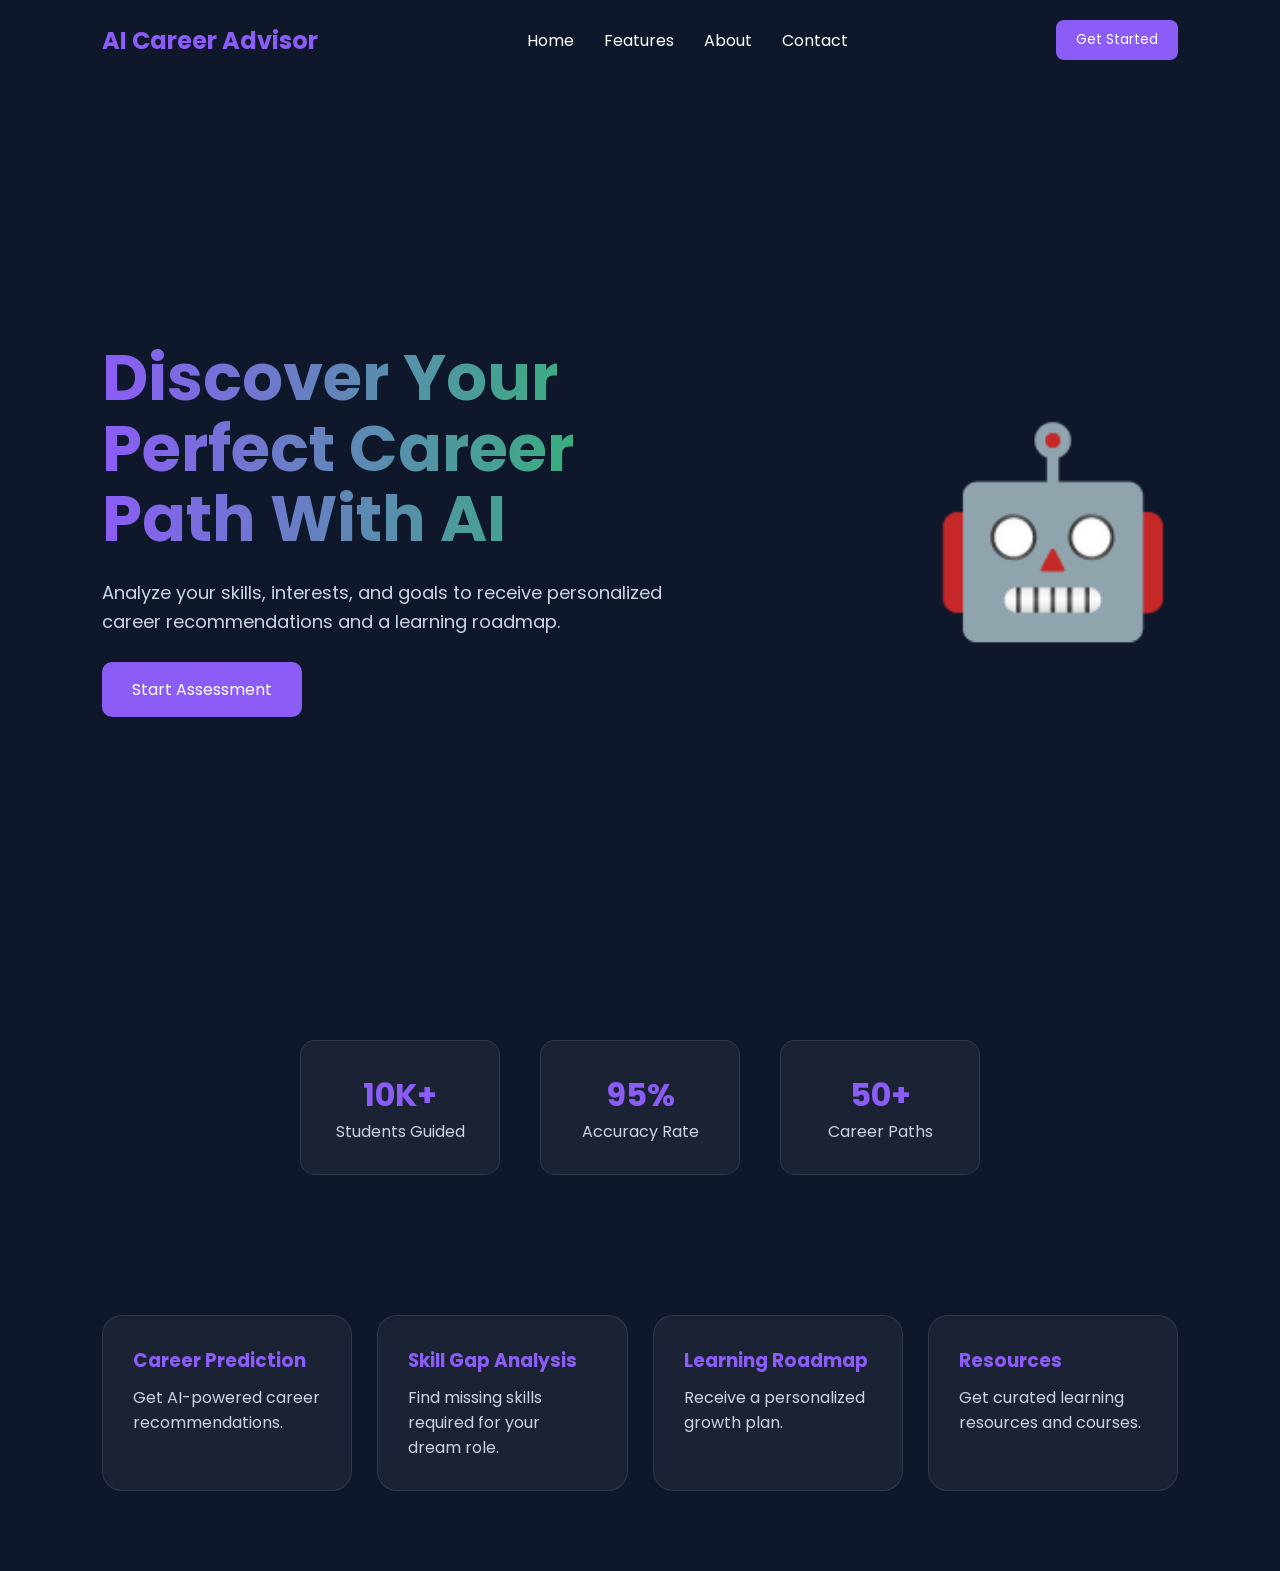
<file: templates/index.html>
<!DOCTYPE html>
<html lang="en">
<head>
    <meta charset="UTF-8">
    <meta name="viewport" content="width=device-width, initial-scale=1.0">
    <title>AI Career Advisor</title>
    <link rel="stylesheet" href="/static/css/style.css">
    <link href="https://cdn.jsdelivr.net/npm/aos@2.3.4/dist/aos.css" rel="stylesheet">
    <link href="https://fonts.googleapis.com/css2?family=Poppins:wght@300;400;500;600;700&display=swap" rel="stylesheet">
</head>

<body>


    <nav data-aos="fade-down">
        <div class="logo">AI Career Advisor</div>

        <ul>
           <li><a href="/">Home</a></li>
<li><a href="#features">Features</a></li>
<li><a href="/about">About</a></li>
<li><a href="/contact">Contact</a></li>
        </ul>

     <a href="/assessment">  <button class="nav-btn">Get Started</button></a>
    </nav>


    <section class="hero" data-aos="fade-up">

        <div class="hero-content" data-aos="fade-right">

            <h1>
                Discover Your Perfect Career Path
                With AI
            </h1>

            <p>
                Analyze your skills, interests, and goals to receive
                personalized career recommendations and a learning roadmap.
            </p>

          <a href="/assessment" class="hero-btn">
    Start Assessment
</a>

        </div>

        <div class="hero-image">
            🤖
        </div>

    </section>



  <section class="stats" data-aos="zoom-in">

    <div class="stat-box">
        <h2>10K+</h2>
        <p>Students Guided</p>
    </div>

    <div class="stat-box">
        <h2>95%</h2>
        <p>Accuracy Rate</p>
    </div>

    <div class="stat-box">
        <h2>50+</h2>
        <p>Career Paths</p>
    </div>

</section>


  
 <section id="features" class="features" data-aos="fade-up">

    <div class="card" data-aos="zoom-in" data-aos-delay="0">
        <h3>Career Prediction</h3>
        <p>Get AI-powered career recommendations.</p>
    </div>

    <div class="card" data-aos="zoom-in" data-aos-delay="100">
        <h3>Skill Gap Analysis</h3>
        <p>Find missing skills required for your dream role.</p>
    </div>

    <div class="card" data-aos="zoom-in" data-aos-delay="200">
        <h3>Learning Roadmap</h3>
        <p>Receive a personalized growth plan.</p>
    </div>

    <div class="card" data-aos="zoom-in" data-aos-delay="300">
        <h3>Resources</h3>
        <p>Get curated learning resources and courses.</p>
    </div>

</section>
</body>
<script src="https://cdn.jsdelivr.net/npm/aos@2.3.4/dist/aos.js"></script>

<script>
  AOS.init({
      duration: 1000,
      once: true
  });
</script>
</html>
</file>
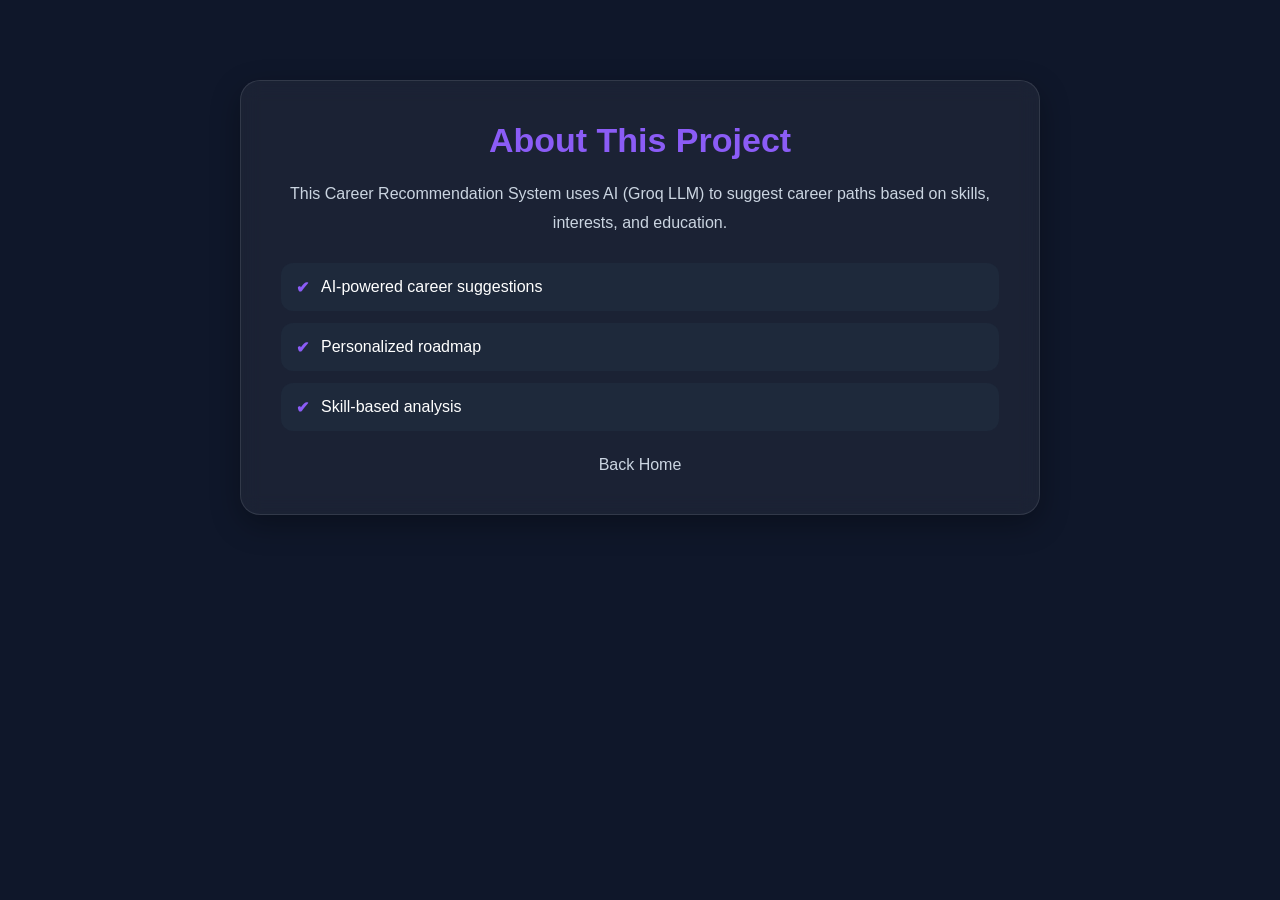
<file: templates/about.html>
<!DOCTYPE html>
<html>
<head>
    <title>About</title>
    <link rel="stylesheet" href="/static/css/style.css">
</head>
<body>
    <div class="page-container about-container">

<h1>About This Project</h1>

<p>
This Career Recommendation System uses AI (Groq LLM) to suggest career paths based on skills, interests, and education.
</p>

<ul>
    <li>AI-powered career suggestions</li>
    <li>Personalized roadmap</li>
    <li>Skill-based analysis</li>
</ul>

<a href="/">Back Home</a>
</div>
</body>
</html>
</file>
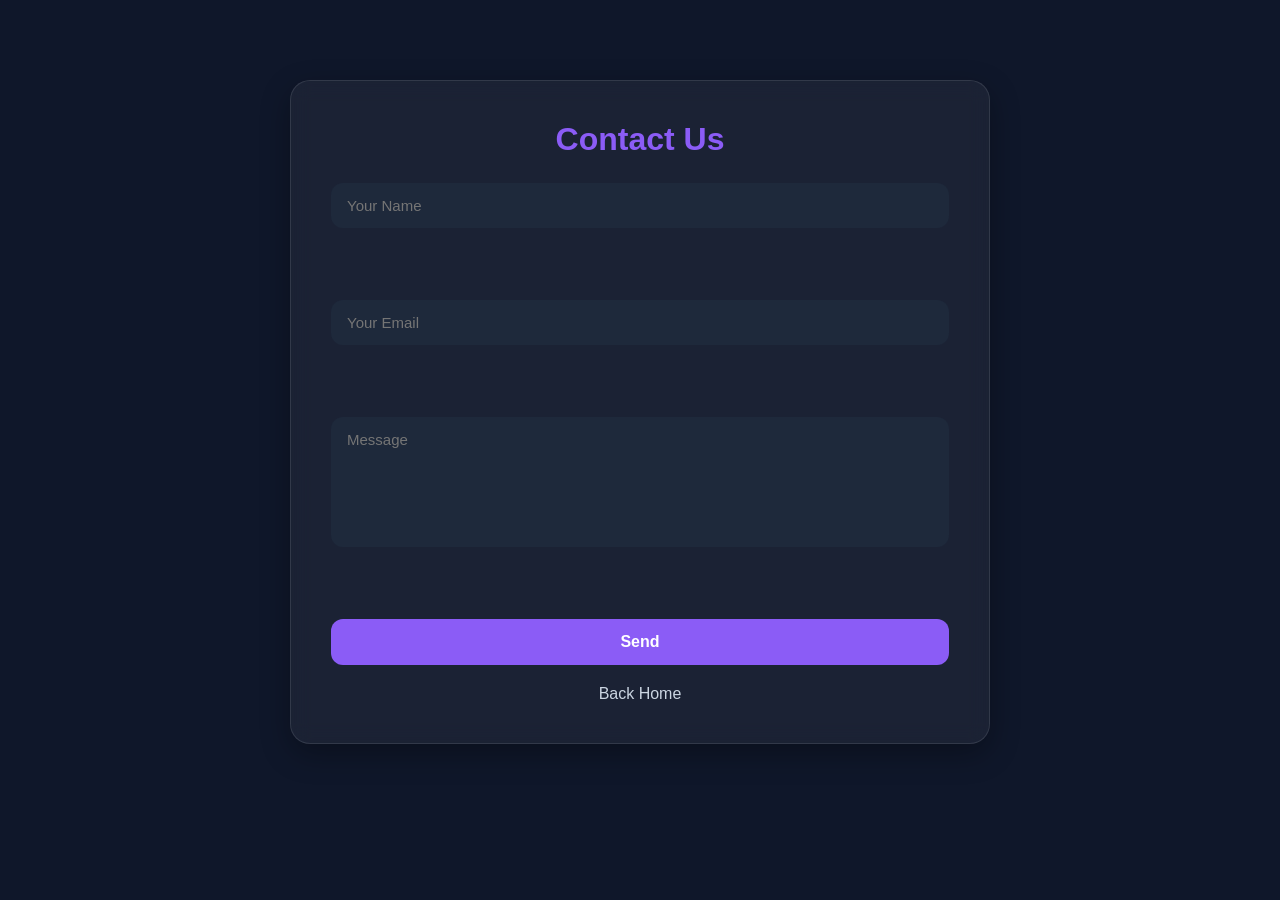
<file: templates/contact.html>
<!DOCTYPE html>
<html>
<head>
    <title>Contact</title>
    <link rel="stylesheet" href="/static/css/style.css">
</head>
<body>
    <div class="page-container contact-container">


<h1>Contact Us</h1>

<form name="contact-form" method="POST" action="/contact">
    <input type="text" name="name" placeholder="Your Name" required><br><br>
    <input type="email" name="email" placeholder="Your Email" required><br><br>
    <textarea name="message" placeholder="Message"></textarea><br><br>
    <button type="submit">Send</button>
</form>

<a href="/">Back Home</a>
    </div>

</body>
</html>
</file>
<file: static/css/style.css>
*{
    margin:0;
    padding:0;
    box-sizing:border-box;
    font-family:'Poppins',sans-serif;
}

body{
    background:#0f172a;
    color:white;
}

/* Navbar */

nav{
    display:flex;
    justify-content:space-between;
    align-items:center;
    padding:20px 8%;
}

.logo{
    font-size:24px;
    font-weight:700;
    color:#8b5cf6;
}

nav ul{
    display:flex;
    gap:30px;
    list-style:none;
}

nav ul li a{
    text-decoration:none;
    color:white;
    transition:.3s;
}

nav ul li a:hover{
    color:#8b5cf6;
}

.nav-btn{
    padding:10px 20px;
    border:none;
    border-radius:8px;
    background:#8b5cf6;
    color:white;
    cursor:pointer;
}

/* Hero */

.hero{
    min-height:85vh;
    display:flex;
    align-items:center;
    justify-content:space-between;
    padding:0 8%;
}

.hero-content{
    max-width:600px;
}

.hero-content h1{
    font-size:58px;
    line-height:1.2;
}

.hero-content p{
    margin:25px 0;
    color:#cbd5e1;
}

.hero-btn{
    display:inline-block;
    padding:15px 30px;
    background:#8b5cf6;
    color:white;
    text-decoration:none;
    border-radius:10px;
}

.hero-image{
    font-size:180px;
}

/* Features */

.features{
    display:grid;
    grid-template-columns:repeat(auto-fit,minmax(250px,1fr));
    gap:25px;
    padding:80px 8%;
}

.card{
    background:rgba(255,255,255,0.05);
    backdrop-filter:blur(10px);
    border:1px solid rgba(255,255,255,0.1);
    padding:30px;
    border-radius:20px;
    transition:.3s;
}

.card:hover{
    transform:translateY(-10px);
}

.card h3{
    margin-bottom:10px;
    color:#8b5cf6;
}

.card p{
    color:#cbd5e1;
}

/* Assessment Page */

.assessment-container{
    max-width:700px;
    margin:80px auto;
    padding:40px;
    background:rgba(255,255,255,0.05);
    border:1px solid rgba(255,255,255,0.1);
    border-radius:20px;
    backdrop-filter:blur(10px);
}

.assessment-container h1{
    text-align:center;
    margin-bottom:10px;
}

.assessment-container p{
    text-align:center;
    color:#cbd5e1;
    margin-bottom:30px;
}

.assessment-form{
    display:flex;
    flex-direction:column;
    gap:20px;
}

.assessment-form input,
.assessment-form select{
    padding:15px;
    border:none;
    border-radius:10px;
    background:#1e293b;
    color:white;
    font-size:16px;
}

.assessment-form button{
    padding:15px;
    border:none;
    border-radius:10px;
    background:#8b5cf6;
    color:white;
    font-size:16px;
    cursor:pointer;
}

/* RESULT PAGE */

.result-container{
    width:90%;
    max-width:1000px;
    margin:50px auto;
}

.result-container h1{
    text-align:center;
    margin-bottom:40px;
}

.score-card,
.career-card,
.skills-section,
.roadmap-section{
    background:rgba(255,255,255,0.05);
    border:1px solid rgba(255,255,255,0.1);
    padding:25px;
    border-radius:20px;
    margin-bottom:25px;
}

.score{
    font-size:60px;
    font-weight:bold;
    color:#8b5cf6;
    text-align:center;
}

.career-card h3{
    color:#8b5cf6;
    margin-top:10px;
}

.skills-section ul{
    list-style:none;
    margin-top:15px;
}

.skills-section li{
    padding:10px 0;
}

.roadmap-step{
    background:#1e293b;
    padding:15px;
    border-radius:12px;
    margin:12px 0;
}

.roadmap-step span{
    display:inline-flex;
    width:35px;
    height:35px;
    align-items:center;
    justify-content:center;
    border-radius:50%;
    background:#8b5cf6;
    margin-right:10px;
}

.download-btn{
    width:100%;
    padding:16px;
    border:none;
    border-radius:12px;
    background:#8b5cf6;
    color:white;
    font-size:16px;
    cursor:pointer;
}

.skill-tags{
    display:flex;
    flex-wrap:wrap;
    gap:10px;
    margin-top:20px;
    .page-container{
    max-width:900px;
    margin:80px auto;
    padding:40px;
    background:rgba(255,255,255,0.05);
    border:1px solid rgba(255,255,255,0.1);
    border-radius:20px;
    backdrop-filter:blur(10px);
}
}

.skill{
    background:#22c55e;
    padding:10px 15px;
    border-radius:30px;
}

.skill.missing{
    background:#ef4444;
}
.about-container h1{
    text-align:center;
    margin-bottom:20px;
}

.about-container p{
    color:#cbd5e1;
    line-height:1.7;
    text-align:center;
}

.about-list{
    margin-top:25px;
    list-style:none;
    padding:0;
}

.about-list li{
    background:#1e293b;
    margin:10px 0;
    padding:15px;
    border-radius:12px;
    color:white;
}
.contact-container h1{
    text-align:center;
    margin-bottom:25px;
}

.contact-form{
    display:flex;
    flex-direction:column;
    gap:15px;
}

.contact-form input,
.contact-form textarea{
    padding:15px;
    border:none;
    border-radius:10px;
    background:#1e293b;
    color:white;
    font-size:16px;
}

.contact-form textarea{
    min-height:120px;
    resize:none;
}

.contact-form button{
    padding:15px;
    border:none;
    border-radius:10px;
    background:#8b5cf6;
    color:white;
    font-size:16px;
    cursor:pointer;
    transition:0.3s;
}

.contact-form button:hover{
    background:#7c3aed;
}
/* ===== CONTACT PAGE WRAPPER ===== */
.contact-container{
    max-width: 700px;
    margin: 80px auto;
    padding: 40px;
    background: rgba(255, 255, 255, 0.05);
    border: 1px solid rgba(255, 255, 255, 0.1);
    border-radius: 20px;
    backdrop-filter: blur(10px);
    box-shadow: 0 10px 30px rgba(0,0,0,0.3);
}

/* ===== TITLE ===== */
.contact-container h1{
    text-align: center;
    font-size: 32px;
    margin-bottom: 25px;
    color: #8b5cf6;
}

/* ===== FORM ===== */
.contact-container form{
    display: flex;
    flex-direction: column;
    gap: 18px;
}

/* ===== INPUT FIELDS ===== */
.contact-container input,
.contact-container textarea{
    padding: 14px 16px;
    border: none;
    border-radius: 12px;
    background: #1e293b;
    color: white;
    font-size: 15px;
    outline: none;
    transition: 0.3s;
}

/* focus effect */
.contact-container input:focus,
.contact-container textarea:focus{
    border: 1px solid #8b5cf6;
    box-shadow: 0 0 10px rgba(139, 92, 246, 0.4);
}

/* textarea size */
.contact-container textarea{
    min-height: 130px;
    resize: none;
}

/* ===== BUTTON ===== */
.contact-container button{
    padding: 14px;
    border: none;
    border-radius: 12px;
    background: #8b5cf6;
    color: white;
    font-size: 16px;
    cursor: pointer;
    transition: 0.3s;
    font-weight: 600;
}

.contact-container button:hover{
    background: #7c3aed;
    transform: translateY(-2px);
}

/* ===== BACK LINK ===== */
.contact-container a{
    display: block;
    text-align: center;
    margin-top: 20px;
    color: #cbd5e1;
    text-decoration: none;
    transition: 0.3s;
}

.contact-container a:hover{
    color: #8b5cf6;
}
/* ===== ABOUT PAGE WRAPPER ===== */
.about-container{
    max-width: 800px;
    margin: 80px auto;
    padding: 40px;
    background: rgba(255, 255, 255, 0.05);
    border: 1px solid rgba(255, 255, 255, 0.1);
    border-radius: 20px;
    backdrop-filter: blur(10px);
    box-shadow: 0 10px 30px rgba(0,0,0,0.3);
}

/* ===== TITLE ===== */
.about-container h1{
    text-align: center;
    font-size: 34px;
    margin-bottom: 20px;
    color: #8b5cf6;
}

/* ===== PARAGRAPH ===== */
.about-container p{
    color: #cbd5e1;
    text-align: center;
    line-height: 1.8;
    font-size: 16px;
    margin-bottom: 25px;
}

/* ===== LIST STYLE ===== */
.about-container ul{
    list-style: none;
    padding: 0;
    margin-top: 20px;
}

.about-container ul li{
    background: #1e293b;
    margin: 12px 0;
    padding: 15px;
    border-radius: 12px;
    color: white;
    position: relative;
    padding-left: 40px;
    transition: 0.3s;
}

/* bullet icon */
.about-container ul li::before{
    content: "✔";
    position: absolute;
    left: 15px;
    color: #8b5cf6;
    font-weight: bold;
}

/* hover effect */
.about-container ul li:hover{
    transform: translateX(5px);
    background: #273449;
}

/* ===== BACK LINK ===== */
.about-container a{
    display: block;
    text-align: center;
    margin-top: 25px;
    color: #cbd5e1;
    text-decoration: none;
    transition: 0.3s;
}

.about-container a:hover{
    color: #8b5cf6;
}
/* ===== HERO ENHANCEMENT ===== */
.hero{
    min-height: 100vh;
    display: flex;
    align-items: center;
    justify-content: space-between;
    padding: 0 8%;
    gap: 40px;
}

.hero-content h1{
    font-size: 64px;
    line-height: 1.1;
    background: linear-gradient(90deg, #8b5cf6, #22c55e);
    -webkit-background-clip: text;
    -webkit-text-fill-color: transparent;
}

.hero-content p{
    font-size: 18px;
    line-height: 1.6;
}


.hero-image{
    font-size: 200px;
    animation: float 3s ease-in-out infinite;
}

@keyframes float{
    0% { transform: translateY(0px); }
    50% { transform: translateY(-15px); }
    100% { transform: translateY(0px); }
}

/* ===== STATS SECTION ===== */
.stats{
    display: flex;
    justify-content: center;
    gap: 40px;
    padding: 60px 8%;
    text-align: center;
}

.stat-box{
    background: rgba(255,255,255,0.05);
    padding: 30px;
    border-radius: 15px;
    border: 1px solid rgba(255,255,255,0.1);
    min-width: 200px;
}

.stat-box h2{
    font-size: 32px;
    color: #8b5cf6;
}

.stat-box p{
    color: #cbd5e1;
}

/* ===== HOW IT WORKS ===== */
.how{
    padding: 80px 8%;
    text-align: center;
}

.how h2{
    font-size: 40px;
    margin-bottom: 40px;
}

.steps{
    display: grid;
    grid-template-columns: repeat(auto-fit,minmax(250px,1fr));
    gap: 20px;
}

.step{
    background: rgba(255,255,255,0.05);
    padding: 25px;
    border-radius: 15px;
    transition: 0.3s;
}

.step:hover{
    transform: translateY(-10px);
}

.step span{
    font-size: 30px;
    color: #8b5cf6;
}


.features{
    padding: 80px 8%;
}


.result-container{
    width:90%;
    max-width:1100px;
    margin:60px auto;
}


.result-container h1{
    font-size:48px;
    text-align:center;
    margin-bottom:15px;
    color:#8b5cf6;
}

.result-container h1::after{
    content:"";
    display:block;
    width:120px;
    height:4px;
    background:#8b5cf6;
    margin:15px auto 0;
    border-radius:20px;
}

/* Cards */
.score-card,
.career-card,
.skills-section,
.roadmap-section{
    background:rgba(255,255,255,0.05);
    border:1px solid rgba(255,255,255,0.1);
    backdrop-filter:blur(12px);
    border-radius:20px;
    padding:30px;
    margin-bottom:25px;
    transition:0.3s ease;
    box-shadow:0 10px 25px rgba(0,0,0,.25);
}

.score-card:hover,
.career-card:hover,
.skills-section:hover,
.roadmap-section:hover{
    transform:translateY(-5px);
}


.score-card h2,
.career-card h2,
.skills-section h2,
.roadmap-section h2{
    color:#8b5cf6;
    margin-bottom:20px;
}


.score{
    width:180px;
    height:180px;
    margin:20px auto;
    border-radius:50%;
    display:flex;
    align-items:center;
    justify-content:center;
    font-size:3rem;
    font-weight:bold;
    color:white;
    background:linear-gradient(
        135deg,
        #8b5cf6,
        #7c3aed
    );
    box-shadow:0 15px 35px rgba(139,92,246,.4);
}

.career-card h3{
    background:#8b5cf6;
    display:inline-block;
    padding:12px 20px;
    border-radius:10px;
    color:white;
    margin:15px 0;
}

/* Profile Text */
.career-card p{
    color:#cbd5e1;
    line-height:1.7;
}

/* Skills */
.skill-tags{
    display:flex;
    flex-wrap:wrap;
    gap:12px;
    margin-top:20px;
}

.skill{
    background:#1e293b;
    border:1px solid rgba(139,92,246,.3);
    color:white;
    padding:12px 18px;
    border-radius:30px;
    transition:.3s;
}

.skill:hover{
    background:#8b5cf6;
    transform:translateY(-2px);
}

/* Roadmap */
.roadmap-step{
    display:flex;
    align-items:center;
    gap:15px;
    background:#1e293b;
    padding:18px;
    border-radius:12px;
    margin:15px 0;
    transition:.3s;
}

.roadmap-step:hover{
    transform:translateX(8px);
}

.roadmap-step span{
    width:40px;
    height:40px;
    border-radius:50%;
    background:#8b5cf6;
    color:white;
    display:flex;
    align-items:center;
    justify-content:center;
    font-weight:bold;
    flex-shrink:0;
}

/* Download Button */
.download-btn{
    width:100%;
    padding:18px;
    border:none;
    border-radius:14px;
    background:#8b5cf6;
    color:white;
    font-size:17px;
    font-weight:600;
    cursor:pointer;
    transition:.3s;
    box-shadow:0 10px 20px rgba(139,92,246,.3);
}

.download-btn:hover{
    background:#7c3aed;
    transform:translateY(-3px);
}

/* Profile Grid */
.profile-grid{
    display:grid;
    grid-template-columns:repeat(2,1fr);
    gap:15px;
}

.profile-grid p{
    background:#1e293b;
    padding:12px;
    border-radius:10px;
}

@media(max-width:768px){

    .result-container h1{
        font-size:34px;
    }

    .profile-grid{
        grid-template-columns:1fr;
    }

    .score{
        width:140px;
        height:140px;
        font-size:2.2rem;
    }
}
</file>
